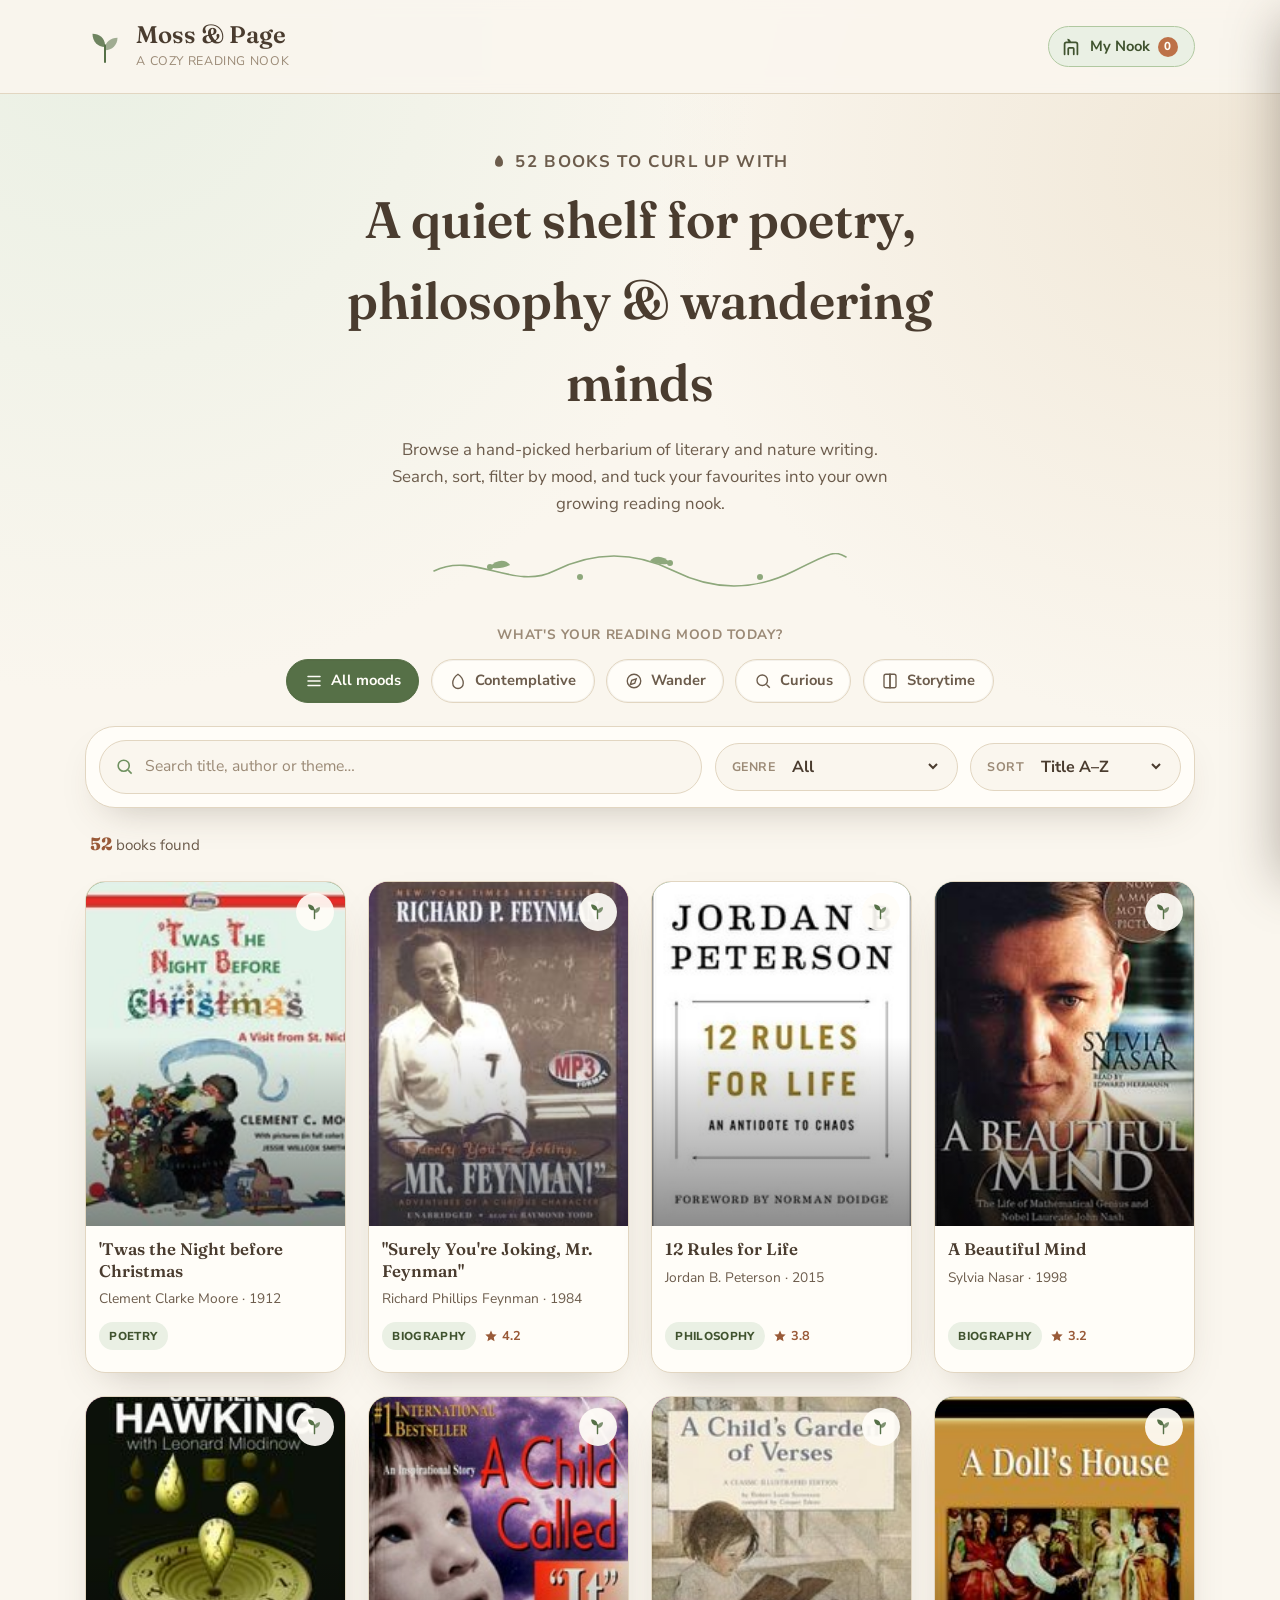
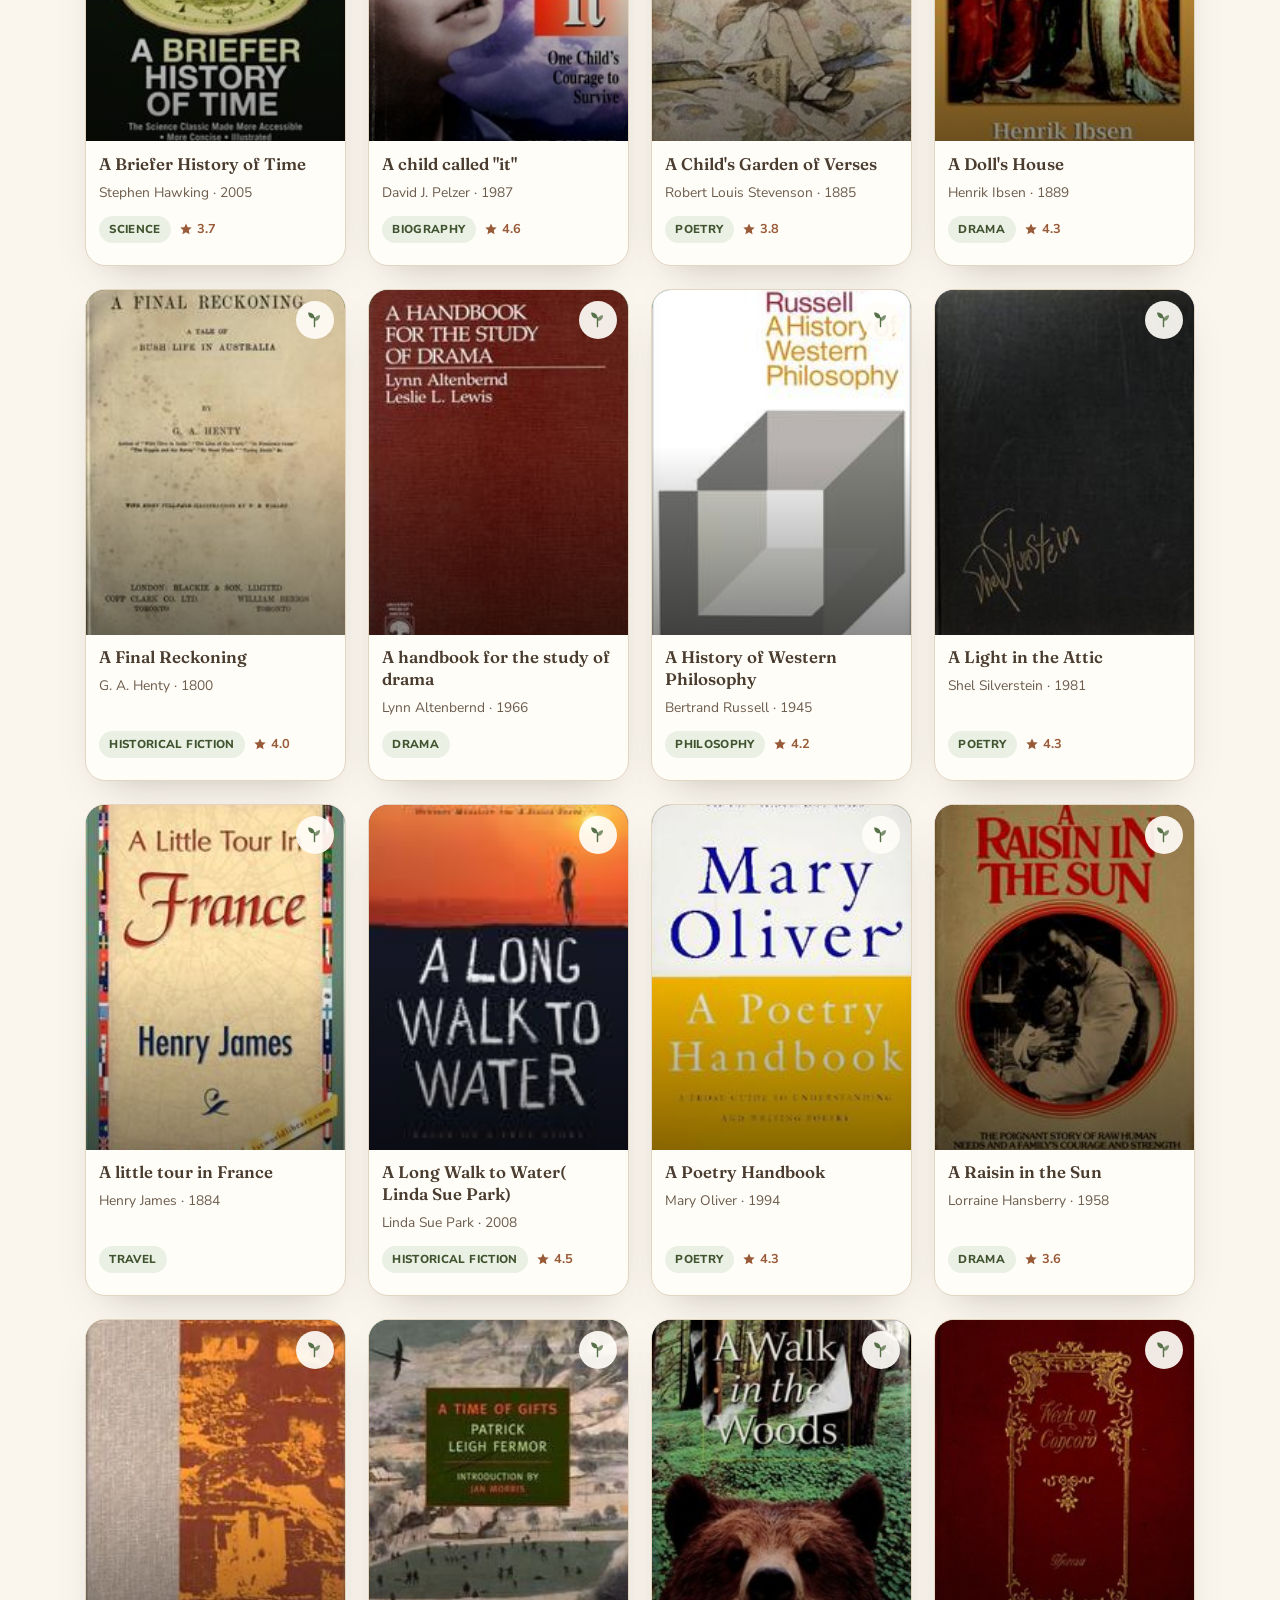
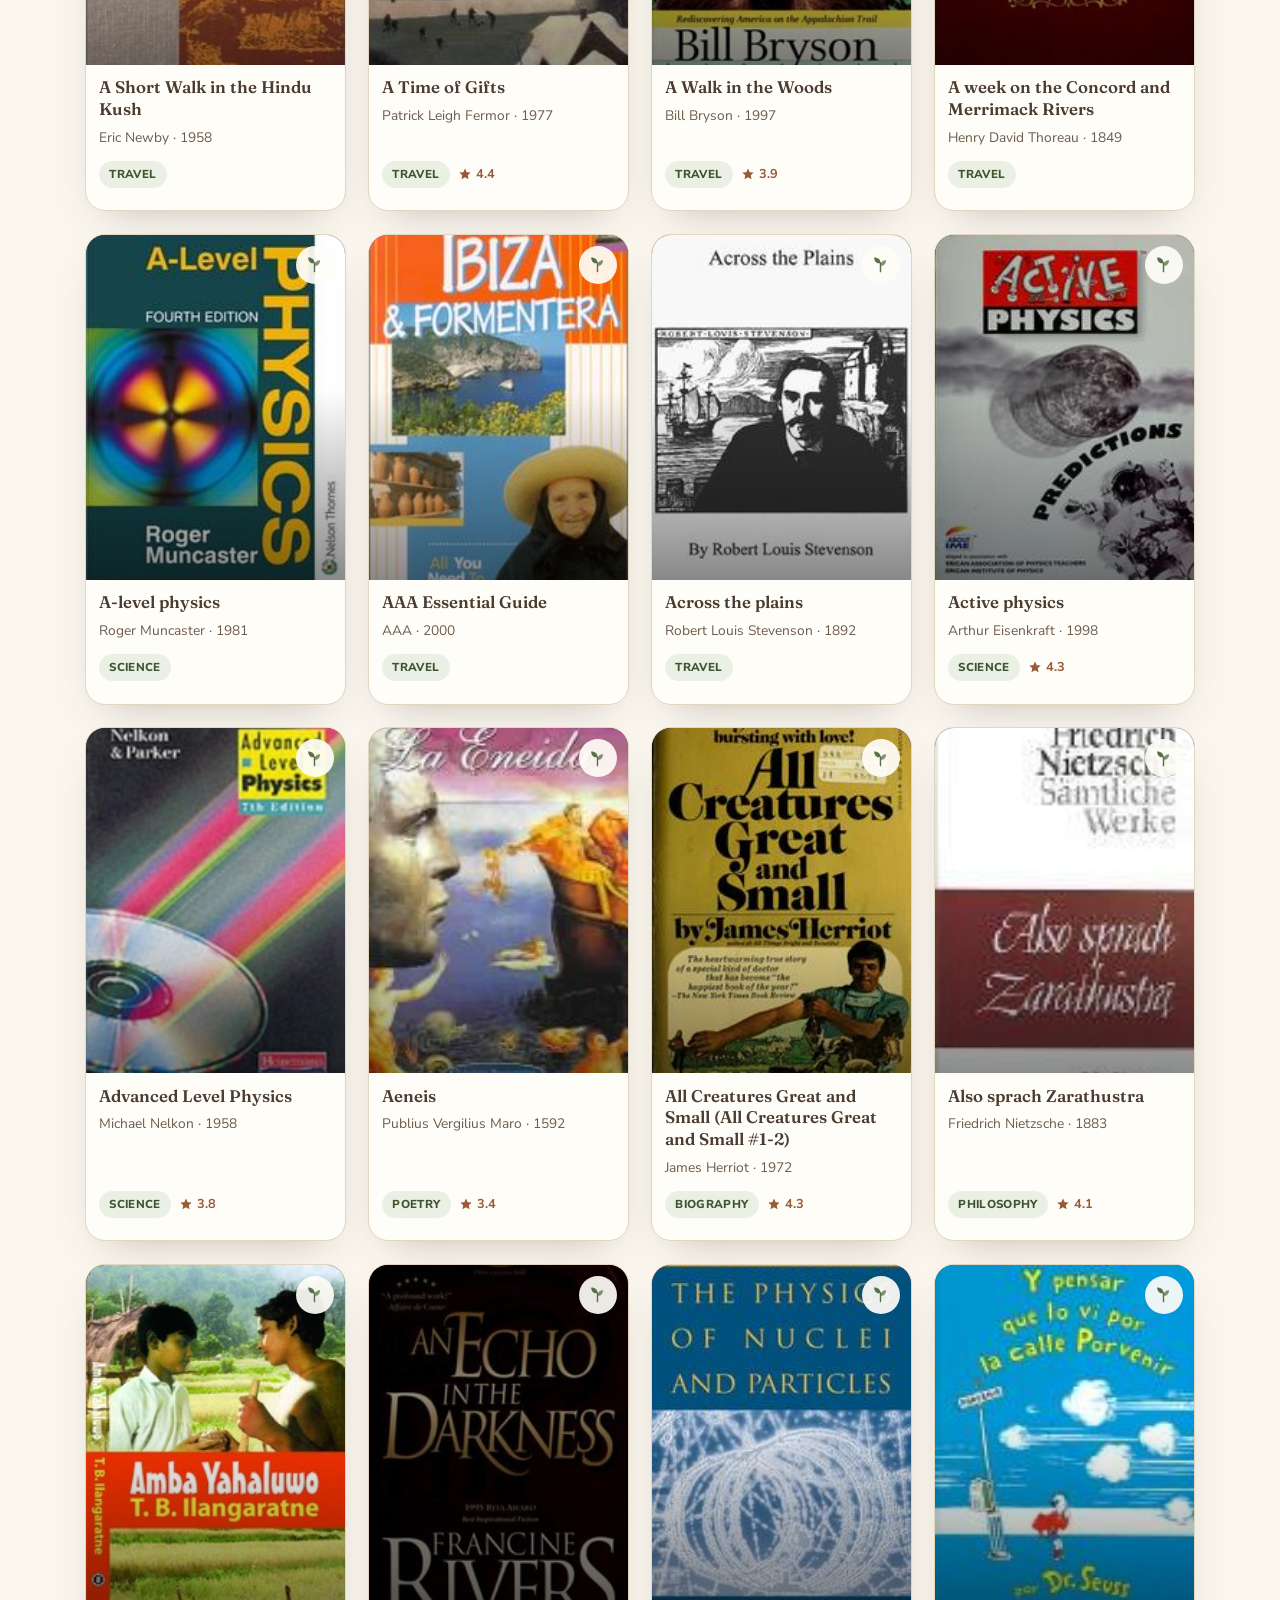
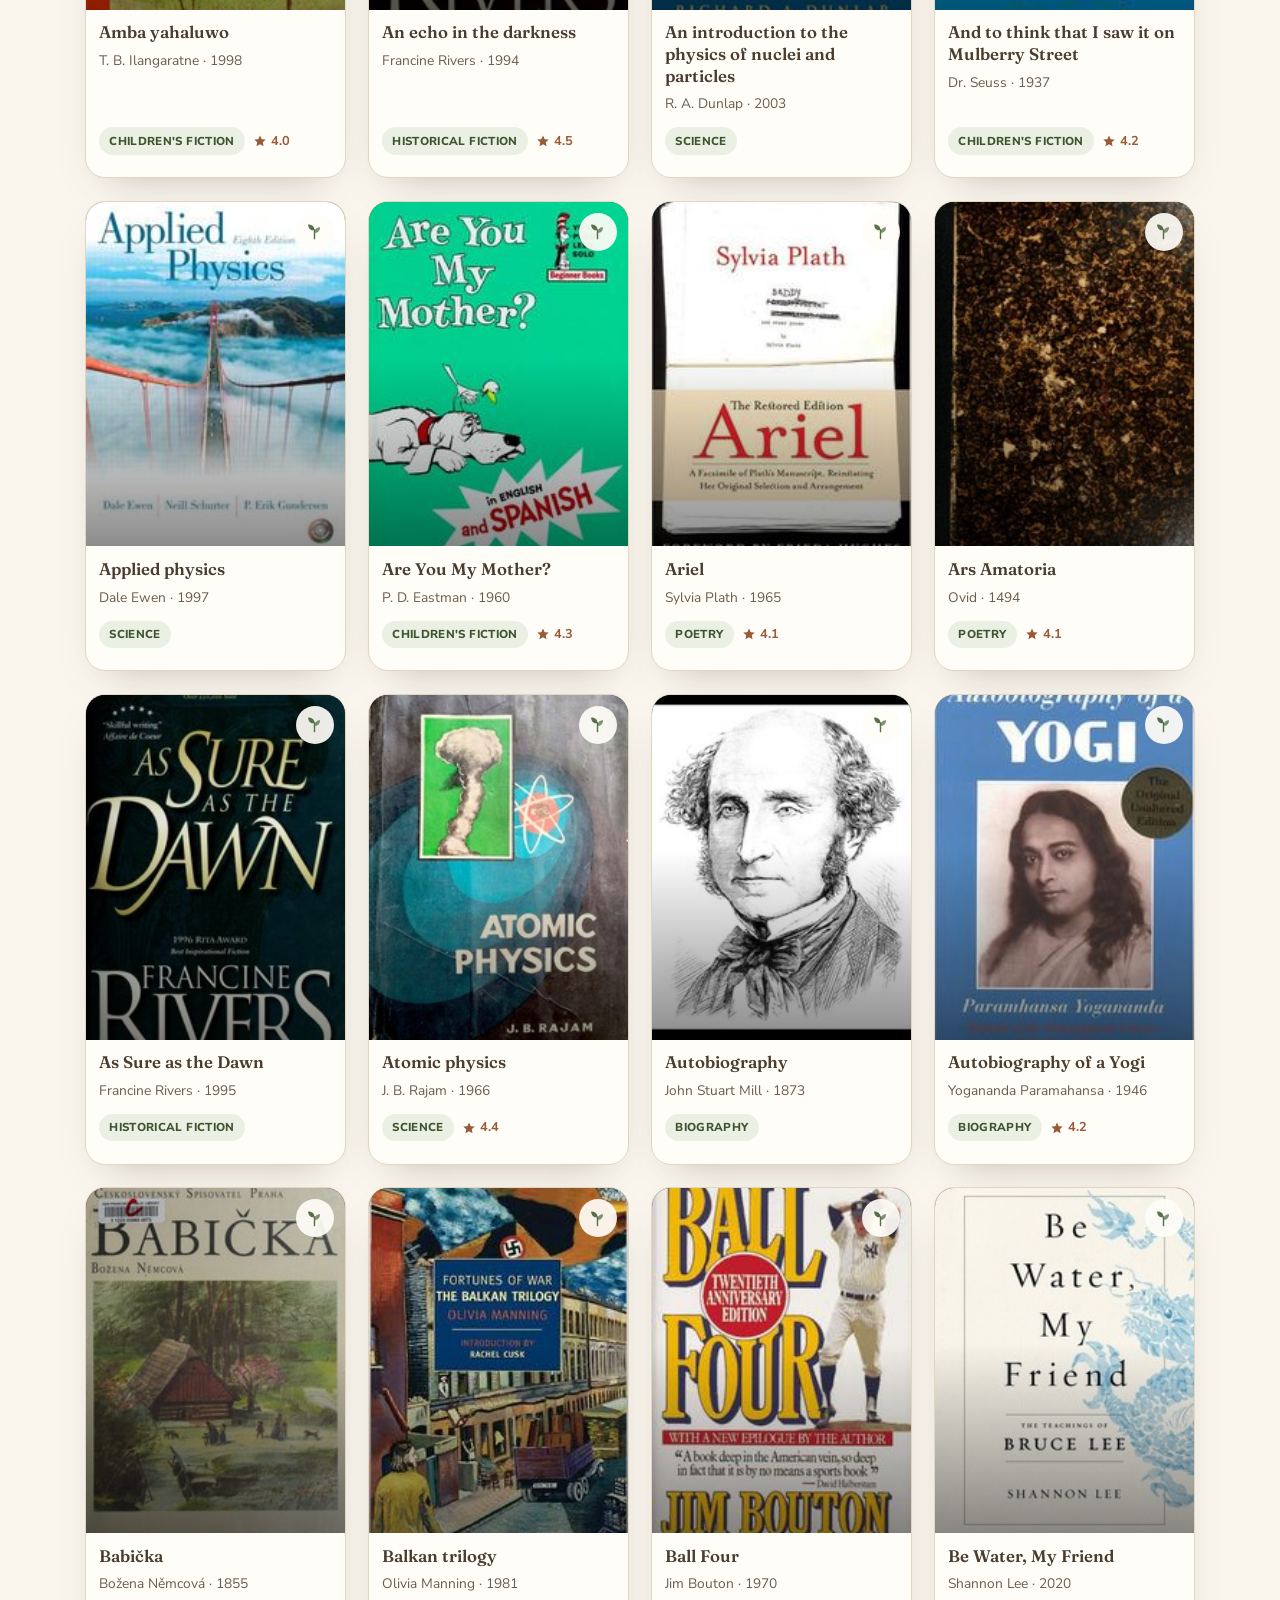
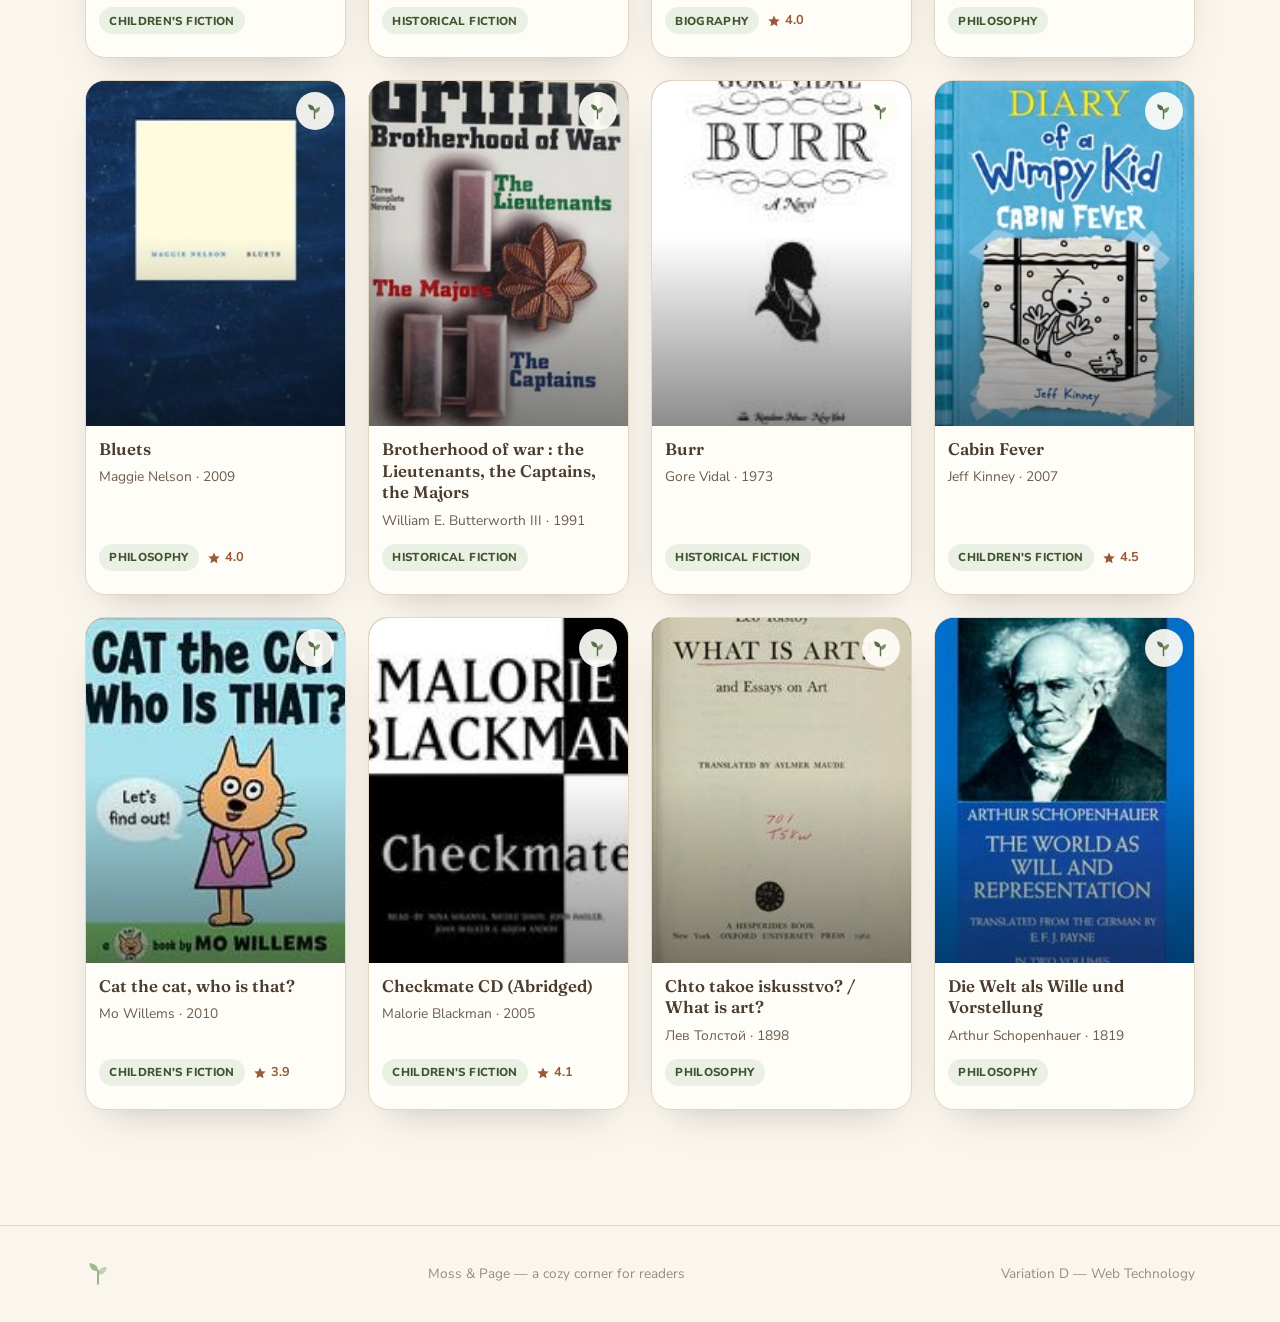
<file: lab_1/index.html>
<!DOCTYPE html>
<html lang="en">
<head>
  <meta charset="UTF-8">
  <meta name="viewport" content="width=device-width, initial-scale=1">
  <title>Moss & Page — a cozy book nook</title>
  <meta name="description" content="A calm, botanical catalogue of literary and nature books. Search, filter by mood, and grow your own reading nook.">

  <link rel="preconnect" href="https://fonts.googleapis.com">
  <link rel="preconnect" href="https://fonts.gstatic.com" crossorigin>
  <link rel="stylesheet" href="https://fonts.googleapis.com/css2?family=Fraunces:opsz,wght@9..144,500;9..144,600;9..144,700&family=Nunito+Sans:wght@400;600;700;800&display=swap">
  <link rel="stylesheet" href="css/style.css">
</head>
<body>
  <a class="skip-link" href="#main">Skip to content</a>

  <header class="site-header">
    <div class="container header-inner">
      <a class="brand" href="index.html">
        <svg class="brand-mark" viewBox="0 0 48 48" fill="none" aria-hidden="true">
          <path d="M24 42V22" stroke="currentColor" stroke-width="2.4" stroke-linecap="round"/>
          <path d="M24 22c0-9 -7-14-15-14 0 9 6 16 15 16Z" fill="currentColor" opacity="0.85"/>
          <path d="M24 26c0-8 7-13 15-13 0 8.5-6.5 15-15 15Z" fill="currentColor" opacity="0.55"/>
        </svg>
        <span>
          <span class="brand-text">Moss &amp; Page</span>
          <span class="brand-sub">a cozy reading nook</span>
        </span>
      </a>

      <div class="header-actions">
        <button type="button" id="nookToggle" class="nook-toggle" aria-haspopup="dialog" aria-expanded="false" aria-controls="nookPanel">
          <svg viewBox="0 0 24 24" fill="none" stroke="currentColor" stroke-width="1.9" aria-hidden="true">
            <path d="M5 20V9a2 2 0 0 1 2-2h10a2 2 0 0 1 2 2v11" stroke-linecap="round" stroke-linejoin="round"/>
            <path d="M9 20v-6a1 1 0 0 1 1-1h4a1 1 0 0 1 1 1v6" stroke-linecap="round" stroke-linejoin="round"/>
            <path d="M12 7c0-2.5-2-4-4-4 0 2.5 1.6 4.3 4 4Z" fill="currentColor" stroke="none"/>
          </svg>
          <span class="nook-toggle-label">My Nook</span>
          <span class="nook-badge" id="nookCount">0</span>
        </button>
      </div>
    </div>
  </header>

  <main id="main">
    <section class="hero container">
      <p class="hero-eyebrow">
        <svg width="16" height="16" viewBox="0 0 24 24" fill="currentColor" aria-hidden="true"><path d="M12 2c4 3 6 7 6 11a6 6 0 1 1-12 0c0-4 2-8 6-11Z"/></svg>
        52 books to curl up with
      </p>
      <h1 id="headerNote">A quiet shelf for poetry, philosophy &amp; wandering minds</h1>
      <p>Browse a hand-picked herbarium of literary and nature writing. Search, sort, filter by mood, and tuck your favourites into your own growing reading nook.</p>

      <svg class="vine-divider" viewBox="0 0 420 36" fill="none" aria-hidden="true">
        <path d="M4 18c40-20 80 20 120 0s80-20 120 0 80 20 120 0s40-20 52-14" stroke="currentColor" stroke-width="1.6" stroke-linecap="round"/>
        <circle cx="60" cy="14" r="3" fill="currentColor"/>
        <circle cx="150" cy="24" r="3" fill="currentColor"/>
        <circle cx="240" cy="10" r="3" fill="currentColor"/>
        <circle cx="330" cy="24" r="3" fill="currentColor"/>
        <path d="M60 14c6-8 16-8 20-2-8 4-16 4-20 2Z" fill="currentColor"/>
        <path d="M240 10c-6-8-16-8-20-2 8 4 16 4 20 2Z" fill="currentColor"/>
      </svg>
    </section>

    <section class="mood-section container" aria-label="Filter by reading mood">
      <p class="mood-heading">What's your reading mood today?</p>
      <div class="mood-row" id="moodRow" role="group" aria-label="Reading mood filters"></div>
    </section>

    <div class="container">
      <div class="toolbar">
        <div class="search-field">
          <svg aria-hidden="true" viewBox="0 0 24 24" fill="none" stroke="currentColor" stroke-width="2">
            <circle cx="11" cy="11" r="7"></circle>
            <line x1="21" y1="21" x2="16.65" y2="16.65"></line>
          </svg>
          <input type="search" id="searchInput" class="search-input" placeholder="Search title, author or theme…" autocomplete="off" aria-label="Search the catalogue">
        </div>

        <div class="select-field">
          <label for="genreSelect">Genre</label>
          <select id="genreSelect">
            <option value="">All</option>
          </select>
        </div>

        <div class="select-field">
          <label for="sortSelect">Sort</label>
          <select id="sortSelect">
            <option value="title-asc">Title A–Z</option>
            <option value="year-desc">Newest first</option>
            <option value="year-asc">Oldest first</option>
            <option value="rating-desc">Highest rated</option>
            <option value="author-asc">Author A–Z</option>
          </select>
        </div>
      </div>

      <p class="result-count" id="resultCount" role="status" aria-live="polite"></p>

      <ul class="book-grid" id="bookGrid" aria-label="Book results"></ul>
    </div>
  </main>

  <!-- Nook panel: personal shelf + growing potted plant -->
  <div class="nook-backdrop" id="nookBackdrop"></div>
  <aside class="nook-panel" id="nookPanel" role="dialog" aria-modal="true" aria-labelledby="nookHeading" aria-hidden="true">
    <div class="nook-panel-header">
      <h2 id="nookHeading">My Reading Nook</h2>
      <button type="button" class="nook-close" id="nookClose" aria-label="Close reading nook">
        <svg viewBox="0 0 24 24" fill="none" stroke="currentColor" stroke-width="2.2" aria-hidden="true">
          <line x1="18" y1="6" x2="6" y2="18"></line><line x1="6" y1="6" x2="18" y2="18"></line>
        </svg>
      </button>
    </div>

    <div class="nook-plant-wrap">
      <div id="nookPlantSvg"></div>
      <p class="nook-plant-caption" id="nookPlantCaption"></p>
    </div>

    <div class="nook-list" id="nookList"></div>
  </aside>

  <footer class="site-footer">
    <div class="container footer-inner">
      <svg class="footer-mark" viewBox="0 0 24 24" fill="none" stroke="currentColor" stroke-width="1.6" aria-hidden="true">
        <path d="M12 21V9" stroke-linecap="round"/>
        <path d="M12 9C12 4 8 2 4 2c0 4.5 3.5 8 8 7Z" fill="currentColor" stroke="none" opacity="0.8"/>
        <path d="M12 12c0-4.5 4-6.5 8-6.5 0 4.5-3.5 7.5-8 7Z" fill="currentColor" stroke="none" opacity="0.5"/>
      </svg>
      <p>Moss &amp; Page — a cozy corner for readers</p>
      <p>Variation D — Web Technology</p>
    </div>
  </footer>

  <script src="js/books.js"></script>
  <script src="js/main.js"></script>
</body>
</html>
</file>
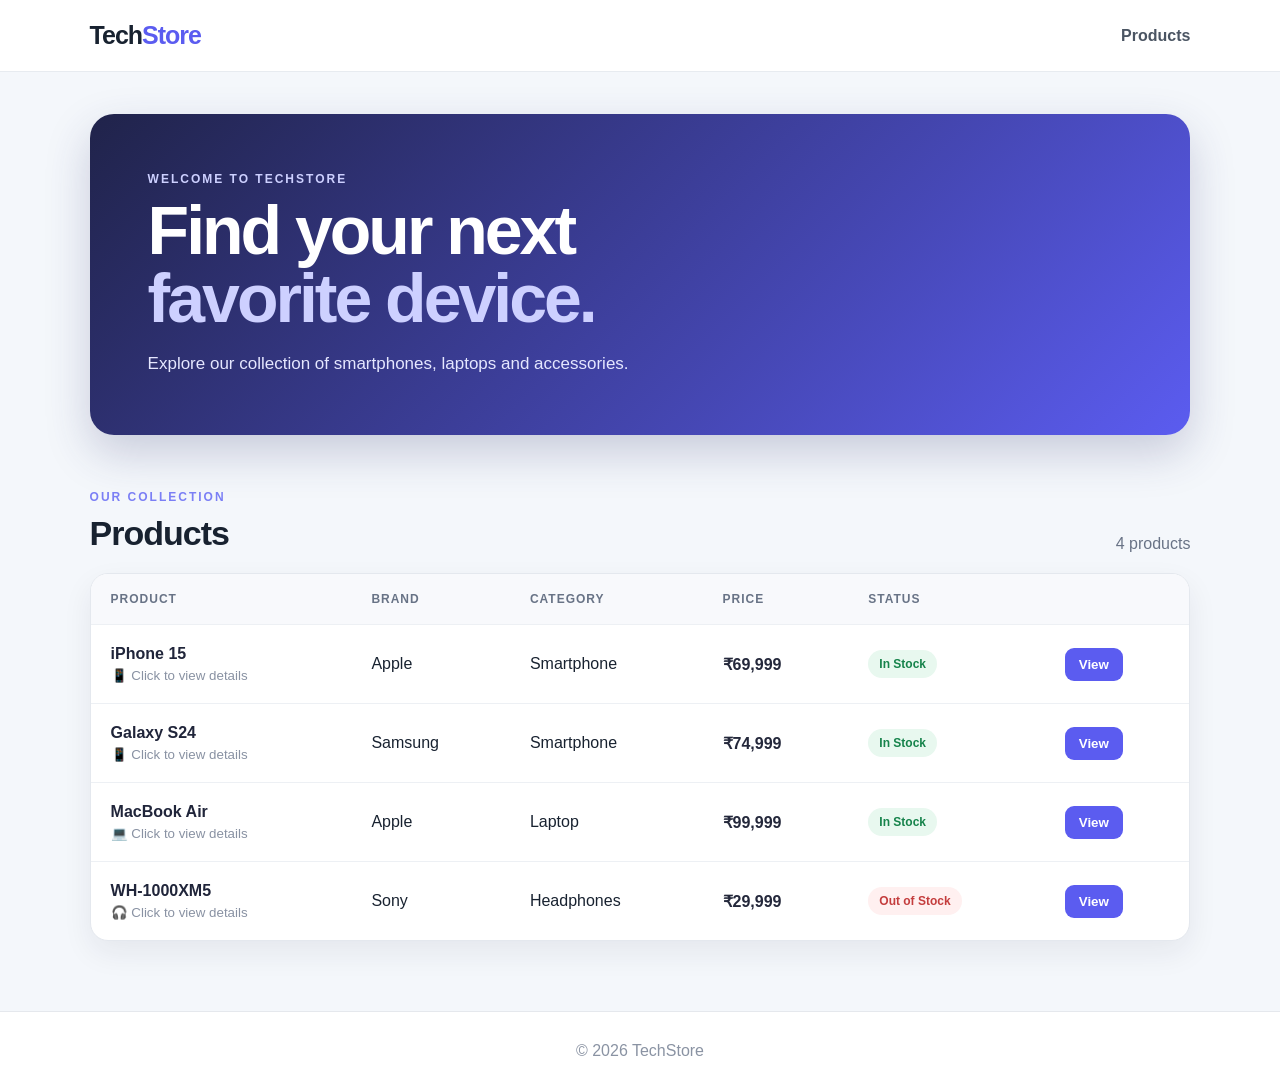
<file: lab_2/index.html>
<!DOCTYPE html>
<html lang="en">
<head>
    <meta charset="UTF-8">
    <meta name="viewport" content="width=device-width, initial-scale=1.0">
    <title>TechStore - Products</title>
    <link rel="stylesheet" href="css/style.css">
</head>
<body>
    <header class="header">
        <div class="logo">Tech<span>Store</span></div>
        <nav>
            <a href="index.html">Products</a>
        </nav>
    </header>

    <main class="container">
        <section class="hero">
            <div>
                <p class="eyebrow">WELCOME TO TECHSTORE</p>
                <h1>Find your next<br><span>favorite device.</span></h1>
                <p class="hero-text">Explore our collection of smartphones, laptops and accessories.</p>
            </div>
        </section>

        <section class="products-section">
            <div class="section-heading">
                <div>
                    <p class="eyebrow">OUR COLLECTION</p>
                    <h2>Products</h2>
                </div>
                <p id="productCount"></p>
            </div>

            <div class="table-card">
                <table>
                    <thead>
                        <tr>
                            <th>Product</th>
                            <th>Brand</th>
                            <th>Category</th>
                            <th>Price</th>
                            <th>Status</th>
                            <th></th>
                        </tr>
                    </thead>
                    <tbody id="productTable"></tbody>
                </table>
            </div>
        </section>
    </main>

    <footer>
        <p>© 2026 TechStore</p>
    </footer>

    <script src="js/script.js"></script>
</body>
</html>
</file>
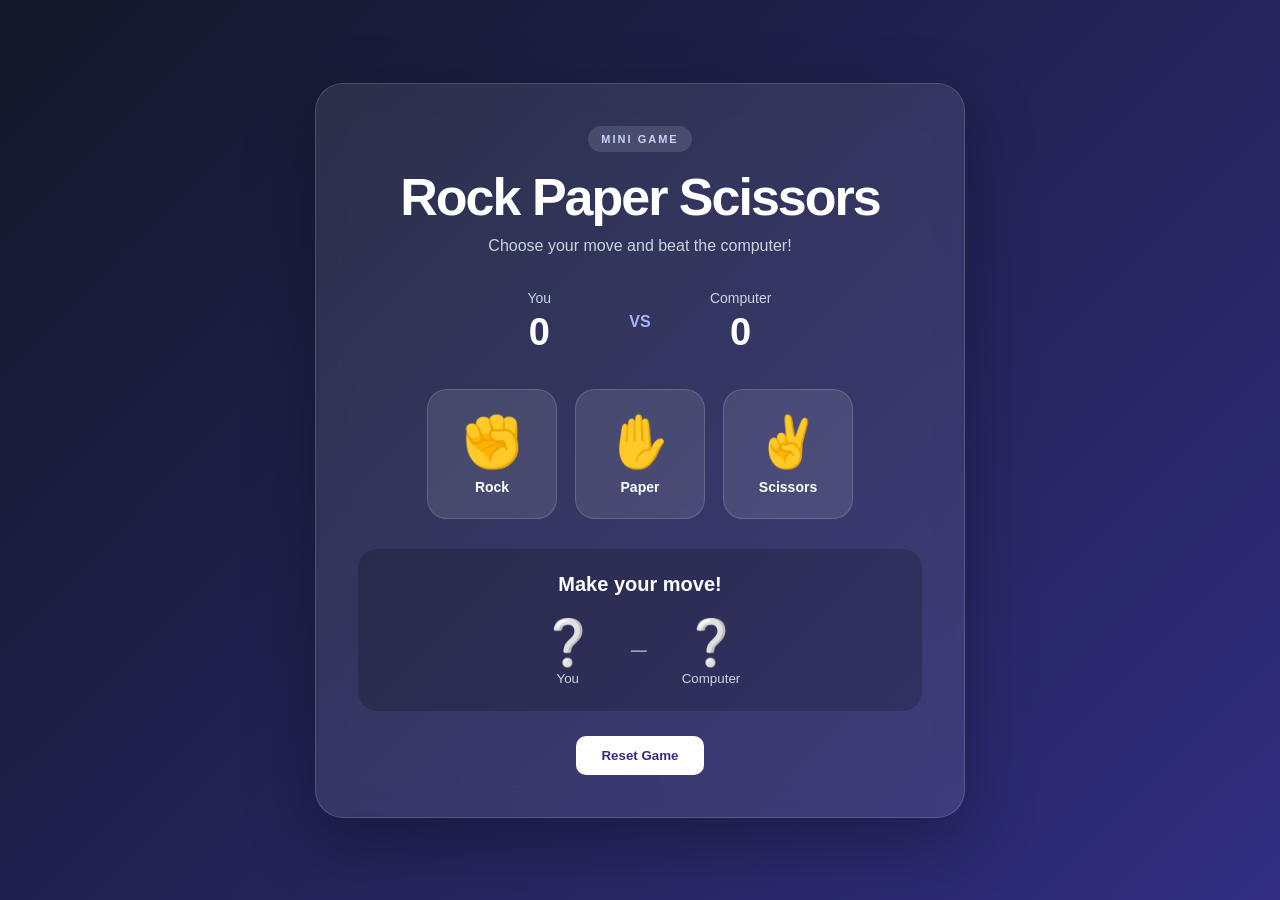
<file: rps/index.html>
<!DOCTYPE html>
<html lang="en">
<head>
<meta charset="UTF-8">
<meta name="viewport" content="width=device-width,initial-scale=1.0">
<title>Rock Paper Scissors</title>
<link rel="stylesheet" href="css/style.css">
</head>
<body>
<main class="game">
<div class="badge">MINI GAME</div>
<h1>Rock Paper Scissors</h1>
<p class="subtitle">Choose your move and beat the computer!</p>
<div class="scoreboard">
<div class="score"><span>You</span><strong id="playerScore">0</strong></div>
<div class="vs">VS</div>
<div class="score"><span>Computer</span><strong id="computerScore">0</strong></div>
</div>
<div class="choices">
<button class="choice" data-choice="rock"><span>✊</span><small>Rock</small></button>
<button class="choice" data-choice="paper"><span>✋</span><small>Paper</small></button>
<button class="choice" data-choice="scissors"><span>✌️</span><small>Scissors</small></button>
</div>
<div class="result-card">
<p id="message">Make your move!</p>
<div class="moves"><div><span id="playerMove">❔</span><small>You</small></div><b>—</b><div><span id="computerMove">❔</span><small>Computer</small></div></div>
</div>
<button id="resetBtn" class="reset">Reset Game</button>
</main>
<script src="js/script.js"></script>
</body>
</html>
</file>
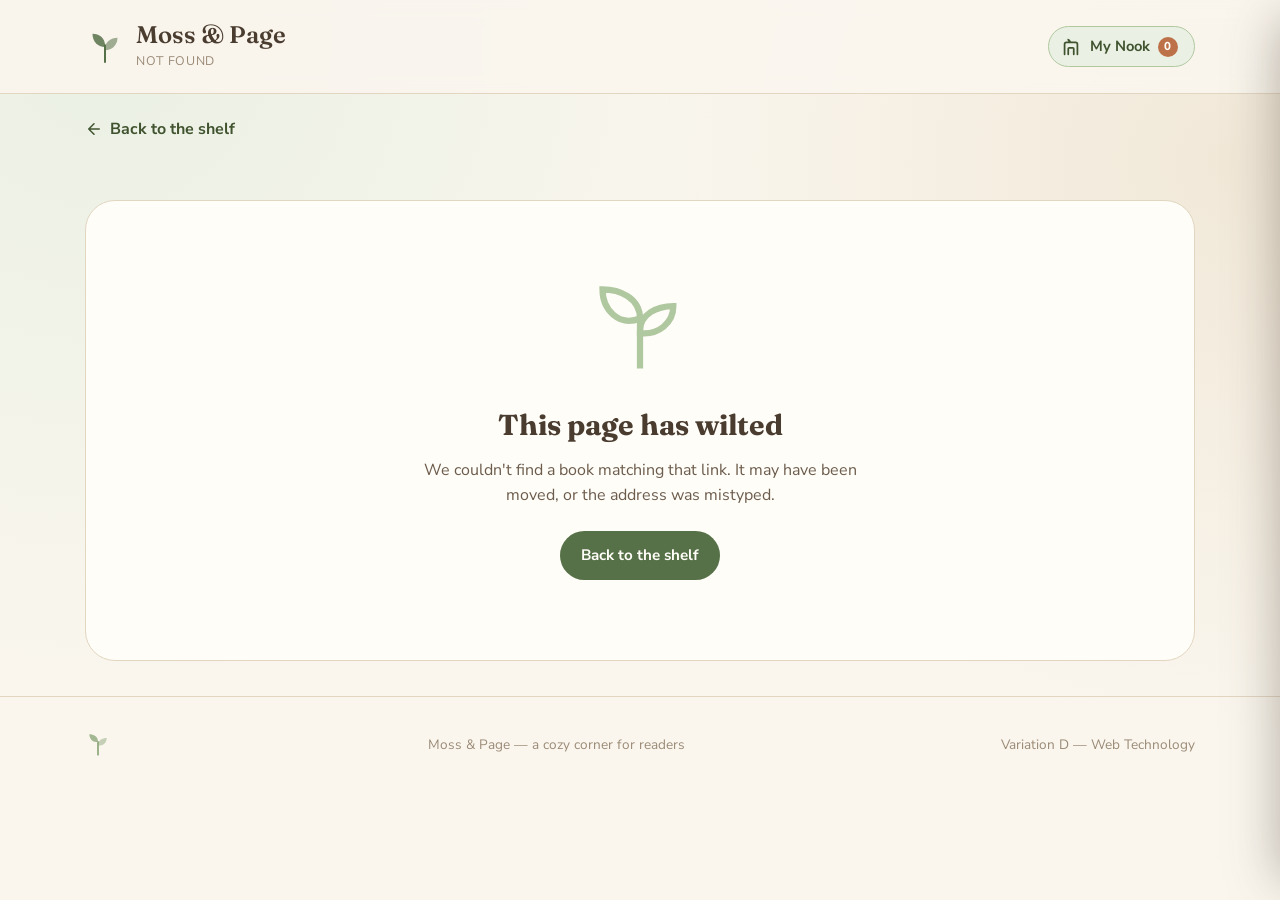
<file: lab_1/book.html>
<!DOCTYPE html>
<html lang="en">
<head>
  <meta charset="UTF-8">
  <meta name="viewport" content="width=device-width, initial-scale=1">
  <title>Book details — Moss &amp; Page</title>

  <link rel="preconnect" href="https://fonts.googleapis.com">
  <link rel="preconnect" href="https://fonts.gstatic.com" crossorigin>
  <link rel="stylesheet" href="https://fonts.googleapis.com/css2?family=Fraunces:opsz,wght@9..144,500;9..144,600;9..144,700&family=Nunito+Sans:wght@400;600;700;800&display=swap">
  <link rel="stylesheet" href="css/style.css">
</head>
<body>
  <a class="skip-link" href="#main">Skip to content</a>

  <header class="site-header">
    <div class="container header-inner">
      <a class="brand" href="index.html">
        <svg class="brand-mark" viewBox="0 0 48 48" fill="none" aria-hidden="true">
          <path d="M24 42V22" stroke="currentColor" stroke-width="2.4" stroke-linecap="round"/>
          <path d="M24 22c0-9 -7-14-15-14 0 9 6 16 15 16Z" fill="currentColor" opacity="0.85"/>
          <path d="M24 26c0-8 7-13 15-13 0 8.5-6.5 15-15 15Z" fill="currentColor" opacity="0.55"/>
        </svg>
        <span>
          <span class="brand-text">Moss &amp; Page</span>
          <span class="brand-sub" id="headerNote">a cozy reading nook</span>
        </span>
      </a>

      <div class="header-actions">
        <button type="button" id="nookToggle" class="nook-toggle" aria-haspopup="dialog" aria-expanded="false" aria-controls="nookPanel">
          <svg viewBox="0 0 24 24" fill="none" stroke="currentColor" stroke-width="1.9" aria-hidden="true">
            <path d="M5 20V9a2 2 0 0 1 2-2h10a2 2 0 0 1 2 2v11" stroke-linecap="round" stroke-linejoin="round"/>
            <path d="M9 20v-6a1 1 0 0 1 1-1h4a1 1 0 0 1 1 1v6" stroke-linecap="round" stroke-linejoin="round"/>
            <path d="M12 7c0-2.5-2-4-4-4 0 2.5 1.6 4.3 4 4Z" fill="currentColor" stroke="none"/>
          </svg>
          <span class="nook-toggle-label">My Nook</span>
          <span class="nook-badge" id="nookCount">0</span>
        </button>
      </div>
    </div>
  </header>

  <main id="main" class="container">
    <a href="index.html" class="back-link">
      <svg viewBox="0 0 24 24" fill="none" stroke="currentColor" stroke-width="2" aria-hidden="true">
        <path d="M19 12H5M5 12L12 19M5 12L12 5" stroke-linecap="round" stroke-linejoin="round"></path>
      </svg>
      Back to the shelf
    </a>

    <div id="bookDetail"></div>

    <section class="detail-section" id="relatedSection" hidden>
      <h2 class="section-title" id="relatedTitle">
        <svg viewBox="0 0 24 24" fill="currentColor" aria-hidden="true"><path d="M12 2c4 3 6 7 6 11a6 6 0 1 1-12 0c0-4 2-8 6-11Z"/></svg>
        More in this genre
      </h2>
      <ul class="related-strip-list book-grid" id="relatedStrip" aria-label="Related books"></ul>
    </section>
  </main>

  <div class="nook-backdrop" id="nookBackdrop"></div>
  <aside class="nook-panel" id="nookPanel" role="dialog" aria-modal="true" aria-labelledby="nookHeading" aria-hidden="true">
    <div class="nook-panel-header">
      <h2 id="nookHeading">My Reading Nook</h2>
      <button type="button" class="nook-close" id="nookClose" aria-label="Close reading nook">
        <svg viewBox="0 0 24 24" fill="none" stroke="currentColor" stroke-width="2.2" aria-hidden="true">
          <line x1="18" y1="6" x2="6" y2="18"></line><line x1="6" y1="6" x2="18" y2="18"></line>
        </svg>
      </button>
    </div>

    <div class="nook-plant-wrap">
      <div id="nookPlantSvg"></div>
      <p class="nook-plant-caption" id="nookPlantCaption"></p>
    </div>

    <div class="nook-list" id="nookList"></div>
  </aside>

  <footer class="site-footer">
    <div class="container footer-inner">
      <svg class="footer-mark" viewBox="0 0 24 24" fill="none" stroke="currentColor" stroke-width="1.6" aria-hidden="true">
        <path d="M12 21V9" stroke-linecap="round"/>
        <path d="M12 9C12 4 8 2 4 2c0 4.5 3.5 8 8 7Z" fill="currentColor" stroke="none" opacity="0.8"/>
        <path d="M12 12c0-4.5 4-6.5 8-6.5 0 4.5-3.5 7.5-8 7Z" fill="currentColor" stroke="none" opacity="0.5"/>
      </svg>
      <p>Moss &amp; Page — a cozy corner for readers</p>
      <p>Variation D — Web Technology</p>
    </div>
  </footer>

  <script src="js/books.js"></script>
  <script src="js/detail.js"></script>
</body>
</html>
</file>
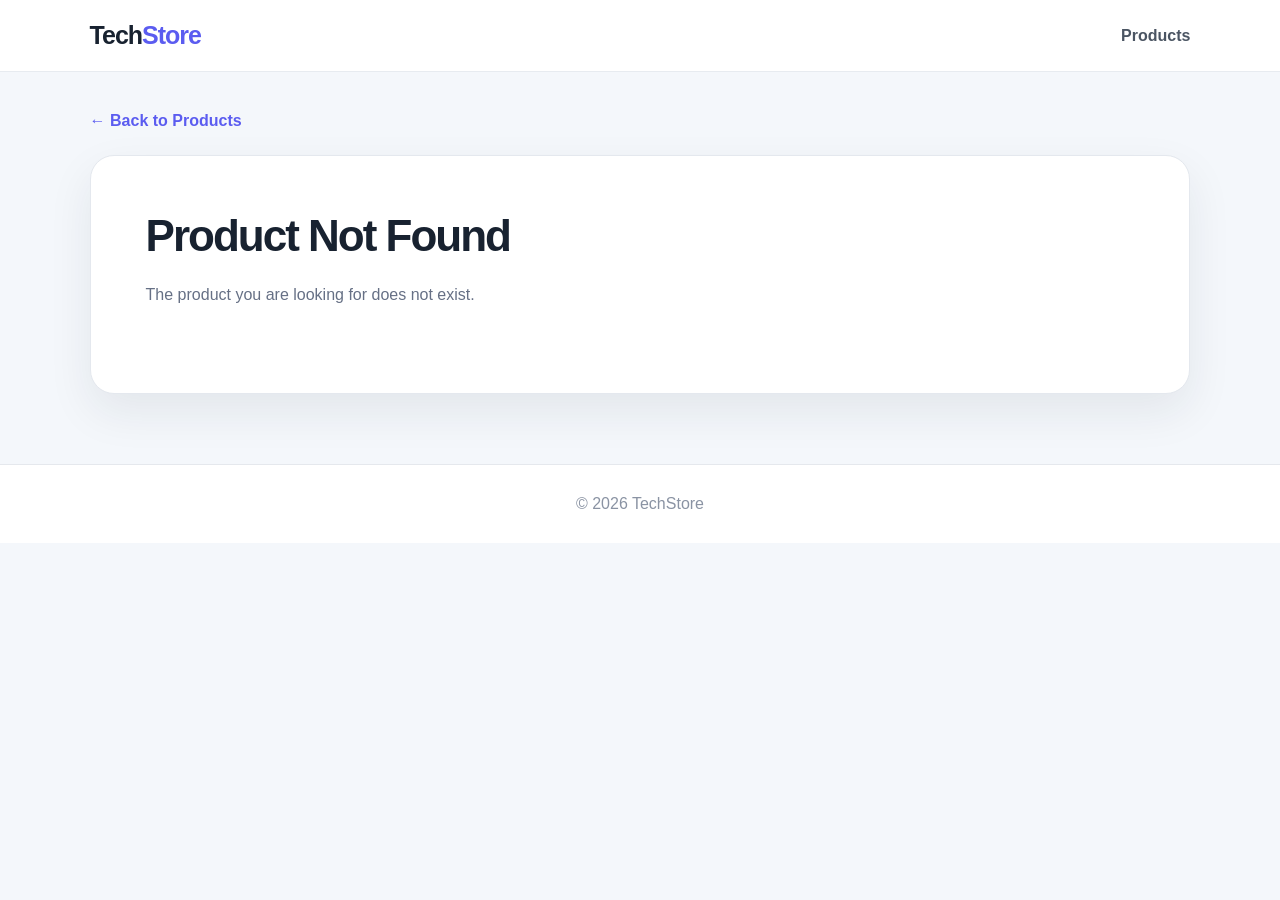
<file: lab_2/details.html>
<!DOCTYPE html>
<html lang="en">
<head>
    <meta charset="UTF-8">
    <meta name="viewport" content="width=device-width, initial-scale=1.0">
    <title>Product Details - TechStore</title>
    <link rel="stylesheet" href="css/style.css">
</head>
<body>
    <header class="header">
        <div class="logo">Tech<span>Store</span></div>
        <nav>
            <a href="index.html">Products</a>
        </nav>
    </header>

    <main class="container details-container">
        <a href="index.html" class="back-link">← Back to Products</a>
        <div id="productDetails"></div>
    </main>

    <footer>
        <p>© 2026 TechStore</p>
    </footer>

    <script src="js/details.js"></script>
</body>
</html>
</file>
<file: lab_1/css/style.css>
/* ==========================================================================
   Variation D — "Moss & Page" (Botanical Cozy)
   A calm reading-nook / herbarium themed catalogue.
   Plain hand-written CSS, no framework. Self-contained except Google Fonts.
   ========================================================================== */

/* -------------------------------------------------------------------- */
/* Design tokens                                                          */
/* -------------------------------------------------------------------- */

:root {
  /* Palette — soft sage, warm cream/oat, muted terracotta, brown ink */
  --cream: #faf6ee;
  --paper: #fbf8f1;
  --oat: #f1e8d8;
  --oat-deep: #e8dcc4;
  --sage-100: #eaf0e4;
  --sage-200: #d3e0c7;
  --sage-300: #b0c8a0;
  --sage-400: #8ea87c;
  --sage-500: #6f9160;
  --sage-600: #567047;
  --sage-700: #40532f;
  --clay-300: #e4b79b;
  --clay-400: #cf8f68;
  --clay-500: #bd7148;
  --clay-600: #995a38;
  --ink: #4a3c2f;
  --ink-soft: #6c5c4c;
  --ink-faint: #9b8a76;
  --line: #e2d6c1;
  --white: #fffdf8;

  --font-display: "Fraunces", "Georgia", serif;
  --font-body: "Nunito Sans", "Segoe UI", sans-serif;

  --radius-lg: 30px;
  --radius-md: 20px;
  --radius-sm: 12px;
  --radius-pill: 999px;

  --shadow-soft: 0 18px 40px -22px rgba(74, 60, 47, 0.35);
  --shadow-lift: 0 26px 55px -20px rgba(74, 60, 47, 0.4);
  --shadow-inset: inset 0 0 0 1px rgba(74, 60, 47, 0.06);

  --space-1: 0.4rem;
  --space-2: 0.8rem;
  --space-3: 1.4rem;
  --space-4: 2.2rem;
  --space-5: 3.4rem;
  --space-6: 5rem;

  --container-w: 1180px;
  --transition-soft: 260ms ease;
}

/* -------------------------------------------------------------------- */
/* Reset                                                                   */
/* -------------------------------------------------------------------- */

*, *::before, *::after { box-sizing: border-box; }
html { -webkit-text-size-adjust: 100%; }
body, h1, h2, h3, h4, p, ul, ol, dl, figure { margin: 0; }
ul, ol { padding: 0; list-style: none; }
img { max-width: 100%; display: block; }
button, input, select { font: inherit; color: inherit; }
a { color: inherit; text-decoration: none; }
button { cursor: pointer; background: none; border: none; }

html {
  scroll-behavior: auto;
}
@media (prefers-reduced-motion: no-preference) {
  html { scroll-behavior: smooth; }
}

body {
  font-family: var(--font-body);
  background: var(--cream);
  color: var(--ink);
  line-height: 1.6;
  min-height: 100vh;
  overflow-x: hidden;
  background-image:
    radial-gradient(circle at 8% 4%, var(--sage-100) 0, transparent 45%),
    radial-gradient(circle at 96% 18%, var(--oat) 0, transparent 40%);
  background-attachment: fixed;
}

.visually-hidden {
  position: absolute !important;
  width: 1px; height: 1px;
  padding: 0; margin: -1px;
  overflow: hidden;
  clip: rect(0,0,0,0);
  white-space: nowrap;
  border: 0;
}

/* Focus states — visible, consistent */
a:focus-visible,
button:focus-visible,
input:focus-visible,
select:focus-visible,
[tabindex]:focus-visible {
  outline: 3px solid var(--clay-500);
  outline-offset: 3px;
  border-radius: var(--radius-sm);
}

.skip-link {
  position: absolute;
  top: -60px;
  left: var(--space-3);
  background: var(--ink);
  color: var(--white);
  padding: 0.7rem 1.2rem;
  border-radius: var(--radius-sm);
  z-index: 200;
  transition: top var(--transition-soft);
}
.skip-link:focus { top: var(--space-2); }

.container {
  max-width: var(--container-w);
  margin: 0 auto;
  padding: 0 var(--space-4);
}

/* -------------------------------------------------------------------- */
/* Header                                                                  */
/* -------------------------------------------------------------------- */

.site-header {
  position: sticky;
  top: 0;
  z-index: 60;
  background: rgba(250, 246, 238, 0.92);
  backdrop-filter: blur(10px);
  border-bottom: 1px solid var(--line);
}

.header-inner {
  display: flex;
  align-items: center;
  justify-content: space-between;
  gap: var(--space-3);
  padding-block: var(--space-3);
}

.brand {
  display: flex;
  align-items: center;
  gap: 0.7rem;
}
.brand-mark {
  width: 40px;
  height: 40px;
  color: var(--sage-600);
  flex-shrink: 0;
}
.brand-text {
  font-family: var(--font-display);
  font-weight: 600;
  font-size: 1.5rem;
  color: var(--ink);
  display: block;
  line-height: 1.1;
}
.brand-sub {
  display: block;
  font-size: 0.78rem;
  color: var(--ink-faint);
  letter-spacing: 0.05em;
  text-transform: uppercase;
  margin-top: 2px;
}

.header-actions { display: flex; align-items: center; gap: 0.6rem; }

.nook-toggle {
  display: flex;
  align-items: center;
  gap: 0.5rem;
  background: var(--sage-100);
  border: 1px solid var(--sage-300);
  border-radius: var(--radius-pill);
  padding: 0.5rem 1rem 0.5rem 0.7rem;
  transition: background var(--transition-soft), transform var(--transition-soft);
}
.nook-toggle:hover { background: var(--sage-200); }
.nook-toggle:active { transform: scale(0.97); }
.nook-toggle svg { width: 22px; height: 22px; color: var(--sage-700); }
.nook-toggle-label { font-weight: 700; font-size: 0.92rem; color: var(--sage-700); }
.nook-badge {
  background: var(--clay-500);
  color: var(--white);
  font-size: 0.72rem;
  font-weight: 800;
  min-width: 20px;
  height: 20px;
  border-radius: var(--radius-pill);
  display: inline-flex;
  align-items: center;
  justify-content: center;
  padding: 0 5px;
}

/* -------------------------------------------------------------------- */
/* Hero                                                                    */
/* -------------------------------------------------------------------- */

.hero {
  padding: var(--space-5) 0 var(--space-4);
  text-align: center;
  position: relative;
}
.hero-eyebrow {
  display: inline-flex;
  align-items: center;
  gap: 0.5rem;
  font-size: 0.82rem;
  letter-spacing: 0.08em;
  text-transform: uppercase;
  color: var(--sage-600);
  font-weight: 700;
  margin-bottom: var(--space-2);
}
.hero h1 {
  font-family: var(--font-display);
  font-size: clamp(2.1rem, 4.2vw, 3.2rem);
  font-weight: 600;
  color: var(--ink);
  max-width: 20ch;
  margin: 0 auto var(--space-2);
}
.hero p {
  max-width: 52ch;
  margin: 0 auto;
  color: var(--ink-soft);
  font-size: 1.05rem;
}

.vine-divider {
  display: block;
  width: 100%;
  max-width: 420px;
  height: auto;
  margin: var(--space-4) auto 0;
  color: var(--sage-400);
}

/* -------------------------------------------------------------------- */
/* Mood quick filter                                                       */
/* -------------------------------------------------------------------- */

.mood-section {
  padding-bottom: var(--space-3);
}
.mood-heading {
  text-align: center;
  font-size: 0.85rem;
  font-weight: 700;
  letter-spacing: 0.05em;
  text-transform: uppercase;
  color: var(--ink-faint);
  margin-bottom: var(--space-2);
}
.mood-row {
  display: flex;
  flex-wrap: wrap;
  justify-content: center;
  gap: 0.7rem;
}
.mood-chip {
  display: flex;
  align-items: center;
  gap: 0.5rem;
  padding: 0.6rem 1.1rem;
  border-radius: var(--radius-pill);
  background: var(--white);
  border: 1.5px solid var(--line);
  font-weight: 700;
  font-size: 0.92rem;
  color: var(--ink-soft);
  box-shadow: var(--shadow-inset);
  transition: background var(--transition-soft), border-color var(--transition-soft), color var(--transition-soft), transform var(--transition-soft);
}
.mood-chip svg { width: 18px; height: 18px; flex-shrink: 0; }
.mood-chip:hover { border-color: var(--sage-400); transform: translateY(-1px); }
.mood-chip[aria-pressed="true"] {
  background: var(--sage-600);
  border-color: var(--sage-600);
  color: var(--white);
}

/* -------------------------------------------------------------------- */
/* Toolbar                                                                  */
/* -------------------------------------------------------------------- */

.toolbar {
  display: flex;
  flex-wrap: wrap;
  gap: var(--space-2);
  align-items: center;
  background: var(--white);
  border: 1px solid var(--line);
  border-radius: var(--radius-lg);
  padding: var(--space-2);
  box-shadow: var(--shadow-soft);
  margin-bottom: var(--space-3);
}

.search-field {
  position: relative;
  flex: 1 1 260px;
  display: flex;
  align-items: center;
}
.search-field svg {
  position: absolute;
  left: 1rem;
  width: 19px;
  height: 19px;
  color: var(--sage-500);
  pointer-events: none;
}
.search-input {
  width: 100%;
  padding: 0.85rem 1rem 0.85rem 2.8rem;
  border-radius: var(--radius-pill);
  border: 1.5px solid var(--line);
  background: var(--cream);
  font-size: 0.98rem;
  color: var(--ink);
}
.search-input::placeholder { color: var(--ink-faint); }
.search-input:focus { border-color: var(--sage-400); }

.select-field {
  display: flex;
  align-items: center;
  gap: 0.5rem;
  background: var(--cream);
  border: 1.5px solid var(--line);
  border-radius: var(--radius-pill);
  padding: 0.55rem 1rem;
}
.select-field label {
  font-size: 0.78rem;
  font-weight: 700;
  color: var(--ink-faint);
  text-transform: uppercase;
  letter-spacing: 0.04em;
}
.select-field select {
  border: none;
  background: transparent;
  font-weight: 700;
  color: var(--ink);
  padding: 0.15rem 0.3rem;
}

.result-count {
  padding: 0 0.3rem var(--space-3);
  color: var(--ink-soft);
  font-size: 0.95rem;
}
.result-count mark {
  background: none;
  color: var(--clay-600);
  font-weight: 800;
  font-family: var(--font-display);
  font-size: 1.1rem;
}

/* -------------------------------------------------------------------- */
/* Book grid & cards                                                       */
/* -------------------------------------------------------------------- */

.book-grid {
  display: grid;
  grid-template-columns: repeat(auto-fill, minmax(210px, 1fr));
  gap: var(--space-3);
  padding-bottom: var(--space-6);
}

.book-card {
  position: relative;
  background: var(--white);
  border-radius: var(--radius-md);
  border: 1px solid var(--line);
  box-shadow: var(--shadow-soft);
  overflow: hidden;
  display: flex;
  flex-direction: column;
  transition: transform var(--transition-soft), box-shadow var(--transition-soft);
}
.book-card:hover { transform: translateY(-4px); box-shadow: var(--shadow-lift); }

.book-card.reveal {
  opacity: 0;
  transform: translateY(16px);
}
.book-card.reveal.is-visible {
  opacity: 1;
  transform: translateY(0);
  transition: opacity 560ms ease, transform 560ms ease;
}
@media (prefers-reduced-motion: reduce) {
  .book-card.reveal { opacity: 1; transform: none; transition: none; }
  .book-card { transition: none; }
  .book-card:hover { transform: none; }
}

.book-card-link {
  display: flex;
  flex-direction: column;
  flex: 1;
}

.book-cover {
  position: relative;
  aspect-ratio: 3 / 4;
  background: linear-gradient(155deg, var(--cover-a, var(--sage-300)), var(--cover-b, var(--sage-600)));
  display: flex;
  flex-direction: column;
  justify-content: flex-end;
  padding: var(--space-2);
  overflow: hidden;
}
.book-cover::after {
  content: "";
  position: absolute;
  inset: 0;
  background: linear-gradient(to top, rgba(0,0,0,0.45), transparent 55%);
  pointer-events: none;
}
.cover-img {
  position: absolute;
  inset: 0;
  width: 100%;
  height: 100%;
  object-fit: cover;
}
.cover-title, .cover-author {
  position: relative;
  z-index: 1;
  color: #fff;
  font-family: var(--font-display);
  text-shadow: 0 2px 8px rgba(0,0,0,0.35);
}
.cover-title { font-weight: 600; font-size: 1.02rem; line-height: 1.25; }
.cover-author { font-family: var(--font-body); font-size: 0.8rem; opacity: 0.9; margin-top: 0.2rem; }
.book-cover.has-image .cover-title,
.book-cover.has-image .cover-author { display: none; }

.book-card-body {
  padding: var(--space-2) var(--space-2) var(--space-3);
  display: flex;
  flex-direction: column;
  gap: 0.35rem;
  flex: 1;
}
.book-title {
  font-family: var(--font-display);
  font-size: 1.05rem;
  font-weight: 600;
  color: var(--ink);
  line-height: 1.3;
}
.book-author { font-size: 0.86rem; color: var(--ink-soft); }
.book-meta {
  margin-top: auto;
  display: flex;
  align-items: center;
  gap: 0.5rem;
  flex-wrap: wrap;
  padding-top: 0.4rem;
}
.badge {
  background: var(--sage-100);
  color: var(--sage-700);
  font-size: 0.72rem;
  font-weight: 800;
  padding: 0.28rem 0.65rem;
  border-radius: var(--radius-pill);
  text-transform: uppercase;
  letter-spacing: 0.03em;
}
.rating {
  display: inline-flex;
  align-items: center;
  gap: 0.25rem;
  font-size: 0.8rem;
  font-weight: 700;
  color: var(--clay-600);
}
.rating svg { width: 14px; height: 14px; }

.sprig-btn {
  position: absolute;
  top: 0.7rem;
  right: 0.7rem;
  z-index: 2;
  width: 38px;
  height: 38px;
  border-radius: 50%;
  background: rgba(255,253,248,0.92);
  box-shadow: var(--shadow-soft);
  display: flex;
  align-items: center;
  justify-content: center;
  transition: background var(--transition-soft), transform var(--transition-soft);
}
.sprig-btn svg { width: 19px; height: 19px; color: var(--sage-600); }
.sprig-btn:hover { transform: scale(1.08); }
.sprig-btn[aria-pressed="true"] { background: var(--clay-500); }
.sprig-btn[aria-pressed="true"] svg { color: #fff; }

.empty-state {
  grid-column: 1 / -1;
  text-align: center;
  padding: var(--space-6) var(--space-3);
  color: var(--ink-soft);
}
.empty-state svg {
  width: 96px;
  height: 96px;
  color: var(--sage-300);
  margin: 0 auto var(--space-2);
}
.empty-state strong {
  display: block;
  font-family: var(--font-display);
  font-size: 1.3rem;
  color: var(--ink);
  margin-bottom: 0.4rem;
}

/* -------------------------------------------------------------------- */
/* Nook panel (localStorage shelf + growing plant)                          */
/* -------------------------------------------------------------------- */

.nook-backdrop {
  position: fixed;
  inset: 0;
  background: rgba(74, 60, 47, 0.35);
  z-index: 90;
  opacity: 0;
  pointer-events: none;
  transition: opacity var(--transition-soft);
}
.nook-backdrop.is-open { opacity: 1; pointer-events: auto; }

.nook-panel {
  position: fixed;
  top: 0;
  right: 0;
  bottom: 0;
  width: min(400px, 92vw);
  background: var(--paper);
  border-left: 1px solid var(--line);
  box-shadow: -20px 0 50px -20px rgba(74,60,47,0.4);
  z-index: 91;
  transform: translateX(100%);
  transition: transform var(--transition-soft);
  display: flex;
  flex-direction: column;
  overflow: hidden;
}
.nook-panel.is-open { transform: translateX(0); }
@media (prefers-reduced-motion: reduce) {
  .nook-panel, .nook-backdrop { transition: none; }
}

.nook-panel-header {
  display: flex;
  align-items: center;
  justify-content: space-between;
  padding: var(--space-3);
  border-bottom: 1px solid var(--line);
}
.nook-panel-header h2 {
  font-family: var(--font-display);
  font-size: 1.3rem;
  color: var(--ink);
}
.nook-close {
  width: 36px;
  height: 36px;
  border-radius: 50%;
  display: flex;
  align-items: center;
  justify-content: center;
  background: var(--sage-100);
}
.nook-close svg { width: 18px; height: 18px; color: var(--sage-700); }
.nook-close:hover { background: var(--sage-200); }

.nook-plant-wrap {
  text-align: center;
  padding: var(--space-3) var(--space-3) var(--space-2);
  border-bottom: 1px solid var(--line);
  background: var(--sage-100);
}
.nook-plant-svg { width: 140px; height: 140px; }
.nook-plant-caption {
  font-size: 0.92rem;
  color: var(--sage-700);
  font-weight: 700;
  margin-top: 0.3rem;
}

.nook-list {
  flex: 1;
  overflow-y: auto;
  padding: var(--space-2) var(--space-3);
  display: flex;
  flex-direction: column;
  gap: 0.7rem;
}
.nook-item {
  display: flex;
  gap: 0.7rem;
  align-items: center;
  background: var(--white);
  border: 1px solid var(--line);
  border-radius: var(--radius-sm);
  padding: 0.5rem;
}
.nook-item-cover {
  width: 44px;
  height: 58px;
  border-radius: 6px;
  flex-shrink: 0;
  background: linear-gradient(155deg, var(--cover-a, var(--sage-300)), var(--cover-b, var(--sage-600)));
  overflow: hidden;
  position: relative;
}
.nook-item-cover img { width: 100%; height: 100%; object-fit: cover; }
.nook-item-info { flex: 1; min-width: 0; }
.nook-item-title {
  font-family: var(--font-display);
  font-weight: 600;
  font-size: 0.92rem;
  color: var(--ink);
  white-space: nowrap;
  overflow: hidden;
  text-overflow: ellipsis;
}
.nook-item-author { font-size: 0.78rem; color: var(--ink-faint); }
.nook-item-remove {
  width: 30px;
  height: 30px;
  border-radius: 50%;
  flex-shrink: 0;
  display: flex;
  align-items: center;
  justify-content: center;
  color: var(--clay-600);
}
.nook-item-remove:hover { background: var(--clay-300); color: var(--clay-600); }
.nook-item-remove svg { width: 16px; height: 16px; }

.nook-empty {
  text-align: center;
  padding: var(--space-4) var(--space-2);
  color: var(--ink-faint);
  font-size: 0.92rem;
}
.nook-empty svg { width: 60px; height: 60px; color: var(--sage-200); margin: 0 auto var(--space-2); }

/* -------------------------------------------------------------------- */
/* Footer                                                                   */
/* -------------------------------------------------------------------- */

.site-footer {
  border-top: 1px solid var(--line);
  padding: var(--space-4) 0;
  margin-top: var(--space-4);
}
.footer-inner {
  display: flex;
  flex-wrap: wrap;
  justify-content: space-between;
  gap: var(--space-2);
  align-items: center;
  color: var(--ink-faint);
  font-size: 0.85rem;
}
.footer-mark { width: 26px; height: 26px; color: var(--sage-400); }

/* -------------------------------------------------------------------- */
/* Buttons (shared)                                                        */
/* -------------------------------------------------------------------- */

.btn {
  display: inline-flex;
  align-items: center;
  gap: 0.5rem;
  padding: 0.75rem 1.3rem;
  border-radius: var(--radius-pill);
  font-weight: 700;
  font-size: 0.95rem;
  transition: background var(--transition-soft), transform var(--transition-soft), color var(--transition-soft);
}
.btn svg { width: 18px; height: 18px; }
.btn-primary {
  background: var(--sage-600);
  color: var(--white);
}
.btn-primary:hover { background: var(--sage-700); }
.btn-primary[aria-pressed="true"] { background: var(--clay-500); }
.btn-ghost {
  background: var(--white);
  border: 1.5px solid var(--line);
  color: var(--ink);
}
.btn-ghost:hover { border-color: var(--sage-400); }
.btn-block { width: 100%; justify-content: center; }

/* -------------------------------------------------------------------- */
/* Detail page                                                             */
/* -------------------------------------------------------------------- */

.back-link {
  display: inline-flex;
  align-items: center;
  gap: 0.4rem;
  margin: var(--space-3) 0;
  font-weight: 700;
  color: var(--sage-700);
}
.back-link svg { width: 18px; height: 18px; }
.back-link:hover { text-decoration: underline; }

.detail-layout {
  display: grid;
  grid-template-columns: minmax(220px, 320px) 1fr;
  gap: var(--space-5);
  align-items: start;
  background: var(--white);
  border: 1px solid var(--line);
  border-radius: var(--radius-lg);
  padding: var(--space-4);
  box-shadow: var(--shadow-soft);
}

.detail-cover-col { display: flex; flex-direction: column; gap: var(--space-2); }
.detail-cover {
  border-radius: var(--radius-md);
  box-shadow: var(--shadow-lift);
}
.detail-rating {
  justify-content: center;
  font-size: 1rem;
  padding: 0.5rem;
}
.detail-rating svg { width: 18px; height: 18px; }

.eyebrow {
  font-size: 0.82rem;
  font-weight: 800;
  letter-spacing: 0.06em;
  text-transform: uppercase;
  color: var(--sage-600);
}
.detail-title {
  font-family: var(--font-display);
  font-size: clamp(1.8rem, 3.4vw, 2.6rem);
  font-weight: 600;
  color: var(--ink);
  margin-top: 0.3rem;
}
.detail-subtitle {
  color: var(--ink-soft);
  font-size: 1.1rem;
  margin-top: 0.3rem;
  font-style: italic;
}
.detail-author {
  margin-top: 0.6rem;
  color: var(--ink-soft);
}
.detail-author strong { color: var(--ink); }

.detail-section { margin-top: var(--space-4); }
.section-title {
  font-family: var(--font-display);
  font-size: 1.15rem;
  font-weight: 600;
  color: var(--ink);
  margin-bottom: 0.7rem;
  display: flex;
  align-items: center;
  gap: 0.5rem;
}
.section-title svg { width: 20px; height: 20px; color: var(--sage-500); }
.blurb { color: var(--ink-soft); margin-bottom: 0.8rem; }

.pull-quote {
  background: var(--oat);
  border-left: 4px solid var(--clay-500);
  border-radius: 0 var(--radius-sm) var(--radius-sm) 0;
  padding: var(--space-3);
  font-family: var(--font-display);
  font-size: 1.15rem;
  font-style: italic;
  color: var(--ink);
}
.pull-quote cite {
  display: block;
  margin-top: 0.5rem;
  font-family: var(--font-body);
  font-style: normal;
  font-size: 0.85rem;
  color: var(--ink-faint);
}

.meta-grid {
  display: grid;
  grid-template-columns: repeat(auto-fill, minmax(140px, 1fr));
  gap: var(--space-2);
}
.meta-item {
  background: var(--cream);
  border: 1px solid var(--line);
  border-radius: var(--radius-sm);
  padding: 0.7rem 0.9rem;
}
.meta-label {
  display: block;
  font-size: 0.72rem;
  text-transform: uppercase;
  letter-spacing: 0.04em;
  font-weight: 700;
  color: var(--ink-faint);
}
.meta-value { font-weight: 700; color: var(--ink); margin-top: 0.2rem; }

.tag-list { display: flex; flex-wrap: wrap; gap: 0.5rem; }
.tag {
  background: var(--sage-100);
  color: var(--sage-700);
  padding: 0.4rem 0.8rem;
  border-radius: var(--radius-pill);
  font-size: 0.82rem;
  font-weight: 700;
}

.pager {
  display: grid;
  grid-template-columns: 1fr 1fr;
  gap: var(--space-2);
  margin: var(--space-4) 0;
}
.pager-link {
  display: flex;
  align-items: center;
  gap: 0.7rem;
  background: var(--white);
  border: 1px solid var(--line);
  border-radius: var(--radius-md);
  padding: var(--space-2);
  box-shadow: var(--shadow-soft);
  transition: transform var(--transition-soft), border-color var(--transition-soft);
}
.pager-link:hover { transform: translateY(-2px); border-color: var(--sage-400); }
.pager-link svg { width: 20px; height: 20px; color: var(--sage-500); flex-shrink: 0; }
.pager-next { flex-direction: row-reverse; text-align: right; justify-content: flex-start; }
.pager-label { display: block; font-size: 0.75rem; color: var(--ink-faint); text-transform: uppercase; font-weight: 700; }
.pager-title { display: block; font-weight: 700; color: var(--ink); font-family: var(--font-display); }

.related-strip-list.book-grid { padding-bottom: var(--space-3); }

.not-found {
  text-align: center;
  padding: var(--space-6) var(--space-3);
  background: var(--white);
  border: 1px solid var(--line);
  border-radius: var(--radius-lg);
  margin: var(--space-4) 0;
}
.not-found svg { width: 100px; height: 100px; color: var(--sage-300); margin: 0 auto var(--space-2); }
.not-found h1 { font-family: var(--font-display); font-size: 1.8rem; margin-bottom: 0.6rem; }
.not-found p { color: var(--ink-soft); max-width: 44ch; margin: 0 auto var(--space-3); }

/* -------------------------------------------------------------------- */
/* Responsive                                                              */
/* -------------------------------------------------------------------- */

@media (max-width: 860px) {
  .detail-layout { grid-template-columns: 1fr; }
  .detail-cover-col { max-width: 280px; margin: 0 auto; }
}

@media (max-width: 640px) {
  .container { padding: 0 var(--space-3); }
  .header-inner { flex-wrap: wrap; }
  .nook-toggle-label { display: none; }
  .hero h1 { font-size: 1.7rem; }
  .toolbar { flex-direction: column; align-items: stretch; }
  .select-field { justify-content: space-between; }
  .book-grid { grid-template-columns: repeat(auto-fill, minmax(150px, 1fr)); gap: var(--space-2); }
  .pager { grid-template-columns: 1fr; }
  .nook-panel { width: 100vw; }
}

@media (max-width: 400px) {
  .book-grid { grid-template-columns: repeat(2, 1fr); }
}
</file>
<file: lab_2/css/style.css>
* {
    box-sizing: border-box;
    margin: 0;
    padding: 0;
}

body {
    font-family: Arial, Helvetica, sans-serif;
    background: #f4f7fb;
    color: #182230;
}

.header {
    height: 72px;
    background: #ffffff;
    border-bottom: 1px solid #e7ebf0;
    display: flex;
    align-items: center;
    justify-content: space-between;
    padding: 0 7%;
    position: sticky;
    top: 0;
    z-index: 10;
}

.logo {
    font-size: 25px;
    font-weight: 800;
    letter-spacing: -1px;
}

.logo span {
    color: #5b5cf0;
}

nav a {
    text-decoration: none;
    color: #4b5563;
    font-weight: 600;
}

.container {
    width: 86%;
    max-width: 1200px;
    margin: auto;
}

.hero {
    margin-top: 42px;
    padding: 58px;
    border-radius: 24px;
    background: linear-gradient(135deg, #20234a, #5b5cf0);
    color: white;
    box-shadow: 0 18px 45px rgba(46, 50, 110, 0.22);
}

.eyebrow {
    font-size: 12px;
    font-weight: 800;
    letter-spacing: 2px;
    color: #7b7ff5;
    margin-bottom: 10px;
}

.hero .eyebrow {
    color: #cdd0ff;
}

.hero h1 {
    font-size: clamp(38px, 6vw, 68px);
    line-height: 1;
    letter-spacing: -3px;
    margin-bottom: 18px;
}

.hero h1 span {
    color: #cdd0ff;
}

.hero-text {
    color: #e5e7ff;
    font-size: 17px;
    max-width: 560px;
    line-height: 1.6;
}

.products-section {
    margin: 55px 0 70px;
}

.section-heading {
    display: flex;
    justify-content: space-between;
    align-items: end;
    margin-bottom: 20px;
}

.section-heading h2 {
    font-size: 34px;
    letter-spacing: -1px;
}

#productCount {
    color: #697386;
}

.table-card {
    background: white;
    border-radius: 18px;
    overflow: hidden;
    border: 1px solid #e4e8ee;
    box-shadow: 0 12px 30px rgba(25, 35, 55, 0.07);
}

table {
    width: 100%;
    border-collapse: collapse;
}

thead {
    background: #f8f9fc;
}

th {
    text-align: left;
    padding: 18px 20px;
    color: #687386;
    font-size: 12px;
    text-transform: uppercase;
    letter-spacing: 1px;
}

td {
    padding: 20px;
    border-top: 1px solid #edf0f4;
}

.product-row {
    cursor: pointer;
    transition: 0.2s ease;
}

.product-row:hover {
    background: #f8f8ff;
}

.product-name {
    font-weight: 750;
    color: #20253a;
}

.product-name small {
    display: block;
    color: #8992a3;
    font-weight: 400;
    margin-top: 5px;
}

.price {
    font-weight: 800;
    color: #24283b;
}

.status {
    display: inline-block;
    padding: 7px 11px;
    border-radius: 30px;
    font-size: 12px;
    font-weight: 700;
}

.in-stock {
    background: #e8f8ef;
    color: #16834b;
}

.out-stock {
    background: #fff0f0;
    color: #c43d3d;
}

.view-btn {
    background: #5b5cf0;
    color: white;
    border: 0;
    padding: 9px 14px;
    border-radius: 9px;
    font-weight: 700;
    cursor: pointer;
}

.view-btn:hover {
    background: #4546d9;
}

footer {
    text-align: center;
    padding: 30px;
    color: #8a93a3;
    border-top: 1px solid #e5e8ed;
    background: white;
}

/* Details page */

.details-container {
    padding-top: 40px;
    padding-bottom: 70px;
}

.back-link {
    display: inline-block;
    text-decoration: none;
    color: #5b5cf0;
    font-weight: 700;
    margin-bottom: 25px;
}

.details-card {
    background: white;
    border: 1px solid #e4e8ee;
    border-radius: 24px;
    overflow: hidden;
    box-shadow: 0 18px 45px rgba(25, 35, 55, 0.08);
}

.details-top {
    display: grid;
    grid-template-columns: 40% 60%;
}

.product-image {
    min-height: 420px;
    display: flex;
    align-items: center;
    justify-content: center;
    background: linear-gradient(145deg, #eef0ff, #f7f8ff);
    font-size: 110px;
}

.details-info {
    padding: 55px;
}

.details-info h1 {
    font-size: 44px;
    letter-spacing: -2px;
    margin-bottom: 8px;
}

.brand {
    color: #737d8d;
    font-size: 18px;
    margin-bottom: 25px;
}

.detail-price {
    font-size: 32px;
    font-weight: 850;
    margin: 20px 0;
}

.description {
    color: #667085;
    line-height: 1.7;
    margin: 20px 0 30px;
}

.specs {
    width: 100%;
    border-collapse: collapse;
}

.specs td {
    padding: 14px 0;
    border-top: 1px solid #edf0f4;
}

.specs td:first-child {
    color: #778196;
    width: 40%;
}

.specs td:last-child {
    font-weight: 700;
}

@media (max-width: 800px) {
    .container {
        width: 92%;
    }

    .hero {
        padding: 38px 28px;
    }

    .table-card {
        overflow-x: auto;
    }

    table {
        min-width: 850px;
    }

    .details-top {
        grid-template-columns: 1fr;
    }

    .product-image {
        min-height: 260px;
    }

    .details-info {
        padding: 35px 28px;
    }

    .details-info h1 {
        font-size: 36px;
    }
}
</file>
<file: rps/css/style.css>
*{box-sizing:border-box;margin:0;padding:0}
body{min-height:100vh;display:flex;justify-content:center;align-items:center;padding:25px;font-family:Arial,sans-serif;background:linear-gradient(135deg,#111827,#312e81);color:white}
.game{width:100%;max-width:650px;padding:42px;text-align:center;background:rgba(255,255,255,.09);border:1px solid rgba(255,255,255,.15);border-radius:28px;box-shadow:0 25px 70px rgba(0,0,0,.3);backdrop-filter:blur(15px)}
.badge{display:inline-block;padding:7px 13px;border-radius:30px;background:rgba(255,255,255,.12);color:#c7d2fe;font-size:11px;font-weight:bold;letter-spacing:2px;margin-bottom:15px}
h1{font-size:clamp(34px,6vw,52px);letter-spacing:-2px}
.subtitle{color:#cbd5e1;margin-top:10px}
.scoreboard{display:flex;justify-content:center;align-items:center;gap:35px;margin:35px 0}
.score{min-width:110px}.score span{display:block;color:#cbd5e1;font-size:14px;margin-bottom:5px}.score strong{font-size:38px}.vs{color:#a5b4fc;font-weight:bold}
.choices{display:flex;justify-content:center;gap:18px}
.choice{width:130px;height:130px;border:1px solid rgba(255,255,255,.15);border-radius:20px;background:rgba(255,255,255,.1);color:white;cursor:pointer;transition:.2s}
.choice span{display:block;font-size:50px;margin-bottom:8px}.choice small{font-size:14px;font-weight:bold}
.choice:hover{transform:translateY(-8px);background:rgba(255,255,255,.18);border-color:#a5b4fc}
.result-card{margin-top:30px;padding:24px;background:rgba(0,0,0,.18);border-radius:20px}
#message{font-size:20px;font-weight:bold;min-height:25px}
.moves{display:flex;justify-content:center;align-items:center;gap:35px;margin-top:18px}
.moves div span{display:block;font-size:45px}.moves small{color:#cbd5e1}.moves b{color:#94a3b8}
.reset{margin-top:25px;padding:12px 25px;border:0;border-radius:10px;background:white;color:#312e81;font-weight:bold;cursor:pointer}.reset:hover{background:#e0e7ff}
@media(max-width:550px){.game{padding:28px 18px}.choices{gap:8px}.choice{width:100px;height:105px}.choice span{font-size:38px}.scoreboard{gap:18px}}
</file>
